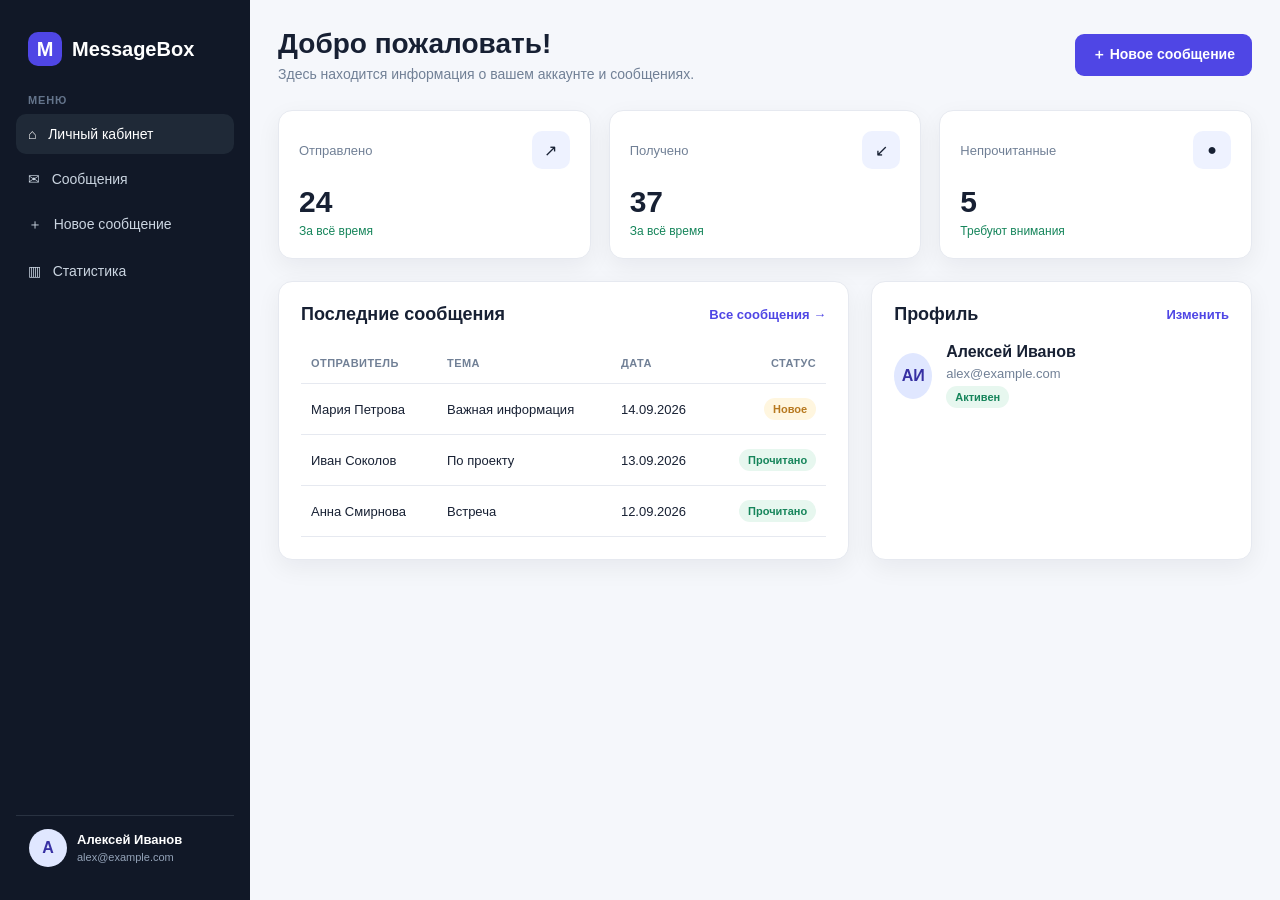
<file: message-cabinet/index.html>
<!DOCTYPE html>
<html lang="ru">
<head>
    <meta charset="UTF-8">
    <meta name="viewport" content="width=device-width, initial-scale=1.0">
    <title>Личный кабинет — Главная</title>
    <link rel="stylesheet" href="css/style.css">
</head>
<body>
<div class="app">
    <aside class="sidebar">
        <div class="logo"><div class="logo-mark">M</div> MessageBox</div>
        <div class="nav-title">Меню</div>
        <nav class="nav">
            <a class="active" href="index.html">⌂ &nbsp; Личный кабинет</a>
            <a href="messages.html">✉ &nbsp; Сообщения</a>
            <a href="send-message.html">＋ &nbsp; Новое сообщение</a>
            <a href="statistics.html">▥ &nbsp; Статистика</a>
        </nav>
        <div class="user-mini">
            <div class="avatar">А</div>
            <div><strong>Алексей Иванов</strong><span>alex@example.com</span></div>
        </div>
    </aside>

    <main class="main">
        <header class="header">
            <div>
                <h1>Добро пожаловать!</h1>
                <p>Здесь находится информация о вашем аккаунте и сообщениях.</p>
            </div>
            <a class="btn" href="send-message.html">＋ Новое сообщение</a>
        </header>

        <section class="stats">
            <div class="card stat">
                <div class="stat-top"><span class="stat-label">Отправлено</span><div class="stat-icon">↗</div></div>
                <div class="stat-value">24</div>
                <div class="stat-note">За всё время</div>
            </div>
            <div class="card stat">
                <div class="stat-top"><span class="stat-label">Получено</span><div class="stat-icon">↙</div></div>
                <div class="stat-value">37</div>
                <div class="stat-note">За всё время</div>
            </div>
            <div class="card stat">
                <div class="stat-top"><span class="stat-label">Непрочитанные</span><div class="stat-icon">●</div></div>
                <div class="stat-value">5</div>
                <div class="stat-note">Требуют внимания</div>
            </div>
        </section>

        <div class="content-grid">
            <section class="card section">
                <div class="section-header">
                    <h2>Последние сообщения</h2>
                    <a href="messages.html">Все сообщения →</a>
                </div>
                <div class="table-wrap">
                    <table>
                        <thead><tr><th>Отправитель</th><th>Тема</th><th>Дата</th><th>Статус</th></tr></thead>
                        <tbody>
                        <tr><td>Мария Петрова</td><td>Важная информация</td><td>14.09.2026</td><td><span class="badge warning">Новое</span></td></tr>
                        <tr><td>Иван Соколов</td><td>По проекту</td><td>13.09.2026</td><td><span class="badge success">Прочитано</span></td></tr>
                        <tr><td>Анна Смирнова</td><td>Встреча</td><td>12.09.2026</td><td><span class="badge success">Прочитано</span></td></tr>
                        </tbody>
                    </table>
                </div>
            </section>

            <section class="card section">
                <div class="section-header"><h2>Профиль</h2><a href="#">Изменить</a></div>
                <div class="profile">
                    <div class="avatar">АИ</div>
                    <div>
                        <strong>Алексей Иванов</strong>
                        <p style="color:var(--muted);font-size:13px;margin:5px 0;">alex@example.com</p>
                        <span class="badge success">Активен</span>
                    </div>
                </div>
            </section>
        </div>
    </main>
</div>
</body>
</html>
</file>
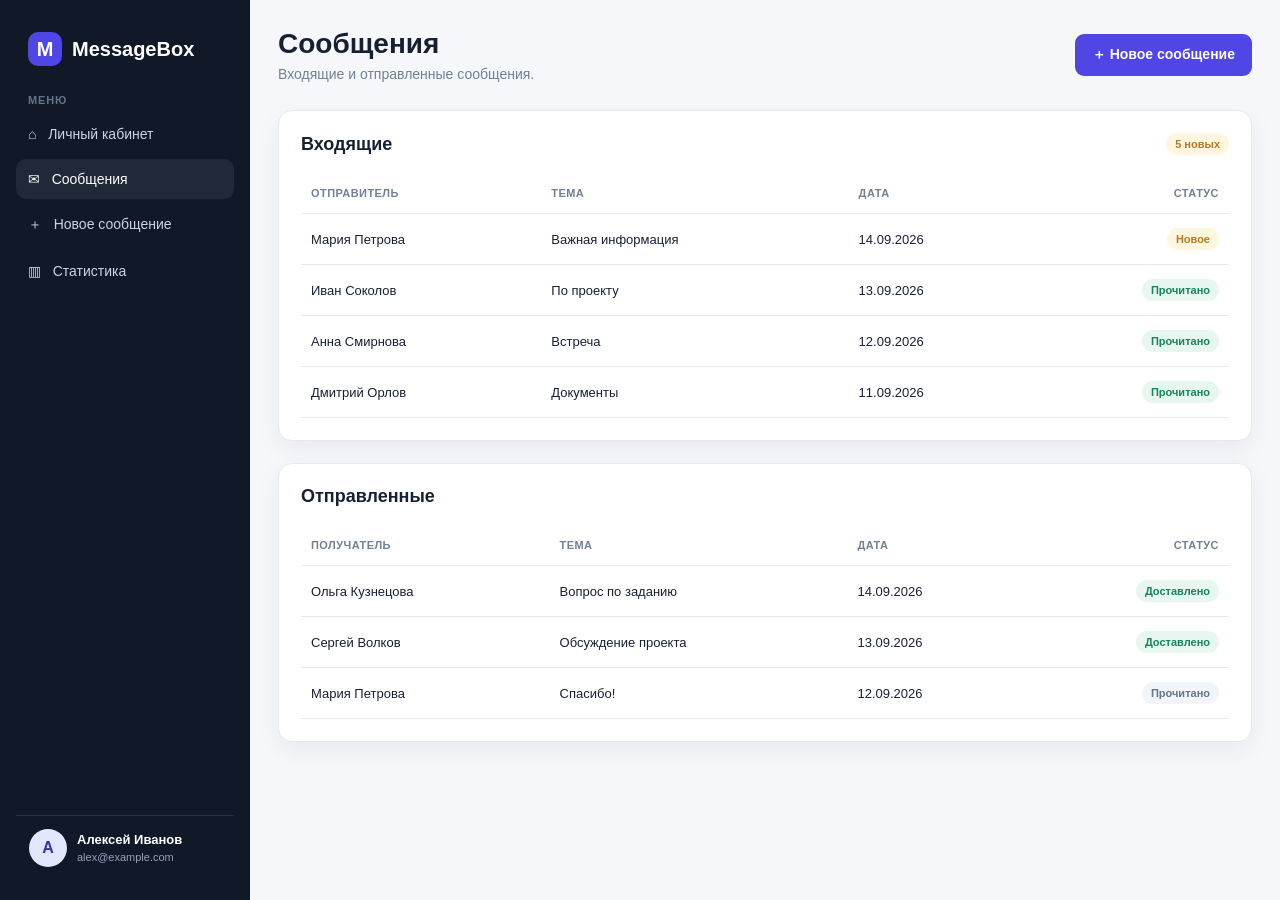
<file: message-cabinet/messages.html>
<!DOCTYPE html>
<html lang="ru">
<head>
    <meta charset="UTF-8">
    <meta name="viewport" content="width=device-width, initial-scale=1.0">
    <title>Сообщения — MessageBox</title>
    <link rel="stylesheet" href="css/style.css">
</head>
<body>
<div class="app">
    <aside class="sidebar">
        <div class="logo"><div class="logo-mark">M</div> MessageBox</div>
        <div class="nav-title">Меню</div>
        <nav class="nav">
            <a href="index.html">⌂ &nbsp; Личный кабинет</a>
            <a class="active" href="messages.html">✉ &nbsp; Сообщения</a>
            <a href="send-message.html">＋ &nbsp; Новое сообщение</a>
            <a href="statistics.html">▥ &nbsp; Статистика</a>
        </nav>
        <div class="user-mini"><div class="avatar">А</div><div><strong>Алексей Иванов</strong><span>alex@example.com</span></div></div>
    </aside>

    <main class="main">
        <header class="header">
            <div><h1>Сообщения</h1><p>Входящие и отправленные сообщения.</p></div>
            <a class="btn" href="send-message.html">＋ Новое сообщение</a>
        </header>

        <section class="card section">
            <div class="section-header">
                <h2>Входящие</h2>
                <span class="badge warning">5 новых</span>
            </div>
            <div class="table-wrap">
                <table>
                    <thead><tr><th>Отправитель</th><th>Тема</th><th>Дата</th><th>Статус</th></tr></thead>
                    <tbody>
                    <tr><td>Мария Петрова</td><td>Важная информация</td><td>14.09.2026</td><td><span class="badge warning">Новое</span></td></tr>
                    <tr><td>Иван Соколов</td><td>По проекту</td><td>13.09.2026</td><td><span class="badge success">Прочитано</span></td></tr>
                    <tr><td>Анна Смирнова</td><td>Встреча</td><td>12.09.2026</td><td><span class="badge success">Прочитано</span></td></tr>
                    <tr><td>Дмитрий Орлов</td><td>Документы</td><td>11.09.2026</td><td><span class="badge success">Прочитано</span></td></tr>
                    </tbody>
                </table>
            </div>
        </section>

        <section class="card section" style="margin-top:22px;">
            <div class="section-header"><h2>Отправленные</h2></div>
            <div class="table-wrap">
                <table>
                    <thead><tr><th>Получатель</th><th>Тема</th><th>Дата</th><th>Статус</th></tr></thead>
                    <tbody>
                    <tr><td>Ольга Кузнецова</td><td>Вопрос по заданию</td><td>14.09.2026</td><td><span class="badge success">Доставлено</span></td></tr>
                    <tr><td>Сергей Волков</td><td>Обсуждение проекта</td><td>13.09.2026</td><td><span class="badge success">Доставлено</span></td></tr>
                    <tr><td>Мария Петрова</td><td>Спасибо!</td><td>12.09.2026</td><td><span class="badge gray">Прочитано</span></td></tr>
                    </tbody>
                </table>
            </div>
        </section>
    </main>
</div>
</body>
</html>
</file>
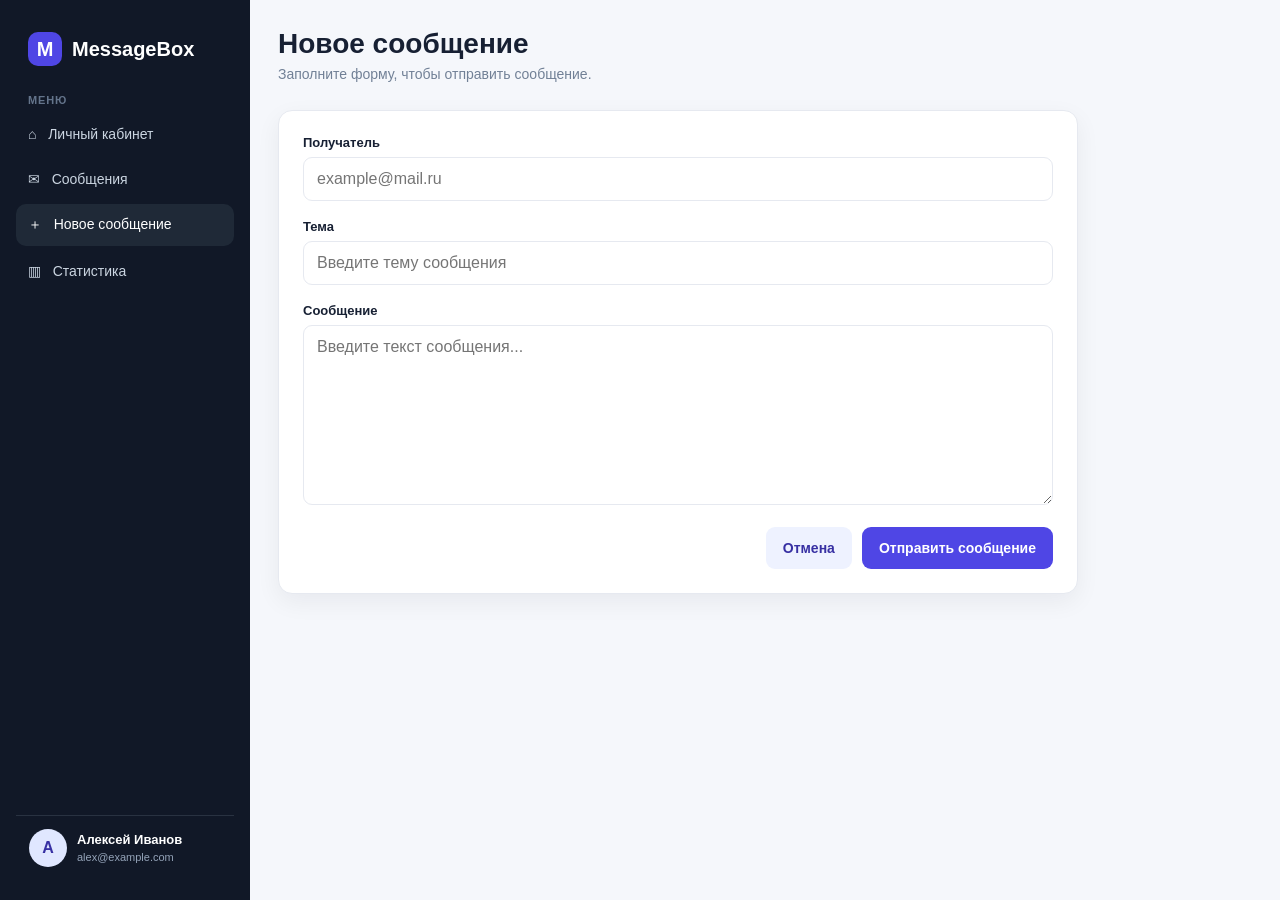
<file: message-cabinet/send-message.html>
<!DOCTYPE html>
<html lang="ru">
<head>
    <meta charset="UTF-8">
    <meta name="viewport" content="width=device-width, initial-scale=1.0">
    <title>Новое сообщение — MessageBox</title>
    <link rel="stylesheet" href="css/style.css">
</head>
<body>
<div class="app">
    <aside class="sidebar">
        <div class="logo"><div class="logo-mark">M</div> MessageBox</div>
        <div class="nav-title">Меню</div>
        <nav class="nav">
            <a href="index.html">⌂ &nbsp; Личный кабинет</a>
            <a href="messages.html">✉ &nbsp; Сообщения</a>
            <a class="active" href="send-message.html">＋ &nbsp; Новое сообщение</a>
            <a href="statistics.html">▥ &nbsp; Статистика</a>
        </nav>
        <div class="user-mini"><div class="avatar">А</div><div><strong>Алексей Иванов</strong><span>alex@example.com</span></div></div>
    </aside>

    <main class="main">
        <header class="header">
            <div><h1>Новое сообщение</h1><p>Заполните форму, чтобы отправить сообщение.</p></div>
        </header>

        <section class="card form-card">
            <form action="#" method="post">
                <div class="form-group">
                    <label for="recipient">Получатель</label>
                    <input id="recipient" type="email" placeholder="example@mail.ru" required>
                </div>
                <div class="form-group">
                    <label for="subject">Тема</label>
                    <input id="subject" type="text" placeholder="Введите тему сообщения" required>
                </div>
                <div class="form-group">
                    <label for="message">Сообщение</label>
                    <textarea id="message" placeholder="Введите текст сообщения..." required></textarea>
                </div>
                <div class="form-actions">
                    <a class="btn btn-secondary" href="messages.html">Отмена</a>
                    <button class="btn" type="submit">Отправить сообщение</button>
                </div>
            </form>
        </section>
    </main>
</div>
</body>
</html>
</file>
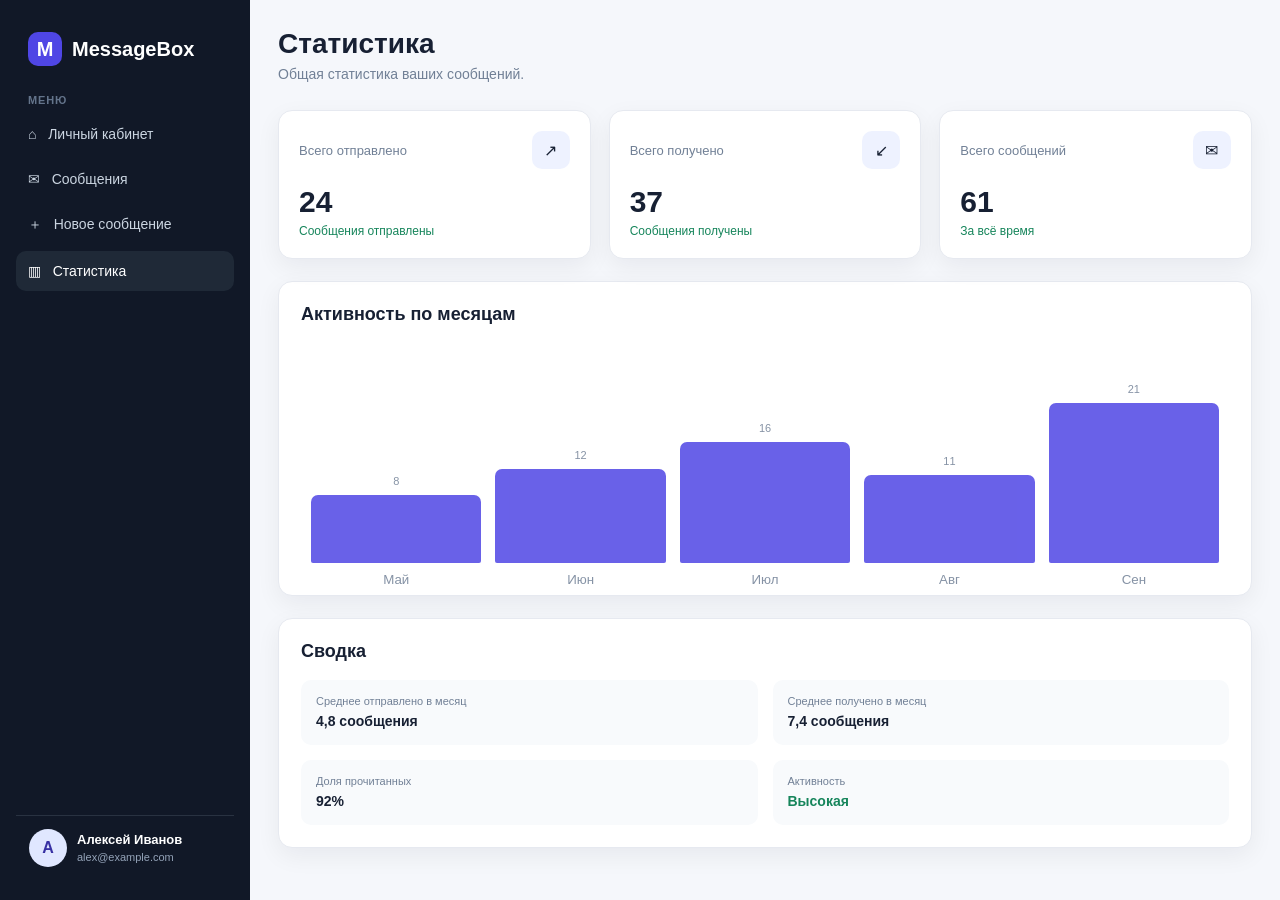
<file: message-cabinet/statistics.html>
<!DOCTYPE html>
<html lang="ru">
<head>
    <meta charset="UTF-8">
    <meta name="viewport" content="width=device-width, initial-scale=1.0">
    <title>Статистика — MessageBox</title>
    <link rel="stylesheet" href="css/style.css">
</head>
<body>
<div class="app">
    <aside class="sidebar">
        <div class="logo"><div class="logo-mark">M</div> MessageBox</div>
        <div class="nav-title">Меню</div>
        <nav class="nav">
            <a href="index.html">⌂ &nbsp; Личный кабинет</a>
            <a href="messages.html">✉ &nbsp; Сообщения</a>
            <a href="send-message.html">＋ &nbsp; Новое сообщение</a>
            <a class="active" href="statistics.html">▥ &nbsp; Статистика</a>
        </nav>
        <div class="user-mini"><div class="avatar">А</div><div><strong>Алексей Иванов</strong><span>alex@example.com</span></div></div>
    </aside>

    <main class="main">
        <header class="header">
            <div><h1>Статистика</h1><p>Общая статистика ваших сообщений.</p></div>
        </header>

        <section class="stats">
            <div class="card stat"><div class="stat-top"><span class="stat-label">Всего отправлено</span><div class="stat-icon">↗</div></div><div class="stat-value">24</div><div class="stat-note">Сообщения отправлены</div></div>
            <div class="card stat"><div class="stat-top"><span class="stat-label">Всего получено</span><div class="stat-icon">↙</div></div><div class="stat-value">37</div><div class="stat-note">Сообщения получены</div></div>
            <div class="card stat"><div class="stat-top"><span class="stat-label">Всего сообщений</span><div class="stat-icon">✉</div></div><div class="stat-value">61</div><div class="stat-note">За всё время</div></div>
        </section>

        <section class="card section">
            <div class="section-header"><h2>Активность по месяцам</h2></div>
            <div class="chart">
                <div class="bar" style="height:35%"><span>8</span><small>Май</small></div>
                <div class="bar" style="height:48%"><span>12</span><small>Июн</small></div>
                <div class="bar" style="height:62%"><span>16</span><small>Июл</small></div>
                <div class="bar" style="height:45%"><span>11</span><small>Авг</small></div>
                <div class="bar" style="height:82%"><span>21</span><small>Сен</small></div>
            </div>
        </section>

        <section class="card section" style="margin-top:22px;">
            <div class="section-header"><h2>Сводка</h2></div>
            <div class="info-list">
                <div class="info-item"><span>Среднее отправлено в месяц</span><strong>4,8 сообщения</strong></div>
                <div class="info-item"><span>Среднее получено в месяц</span><strong>7,4 сообщения</strong></div>
                <div class="info-item"><span>Доля прочитанных</span><strong>92%</strong></div>
                <div class="info-item"><span>Активность</span><strong style="color:var(--success)">Высокая</strong></div>
            </div>
        </section>
    </main>
</div>
</body>
</html>
</file>
<file: message-cabinet/css/style.css>
:root {
    --primary: #4f46e5;
    --primary-dark: #3730a3;
    --bg: #f5f7fb;
    --card: #ffffff;
    --text: #172033;
    --muted: #718096;
    --border: #e6e9f0;
    --success: #16855b;
    --warning: #b7791f;
    --danger: #c53030;
    --sidebar: #111827;
    --sidebar-text: #cbd5e1;
    --radius: 14px;
    --shadow: 0 8px 25px rgba(15, 23, 42, .06);
}

* { box-sizing: border-box; }

body {
    margin: 0;
    font-family: Inter, Arial, sans-serif;
    background: var(--bg);
    color: var(--text);
}

a { color: inherit; text-decoration: none; }

.app {
    min-height: 100vh;
    display: flex;
}

.sidebar {
    width: 250px;
    min-height: 100vh;
    background: var(--sidebar);
    color: white;
    padding: 24px 16px;
    position: fixed;
    left: 0;
    top: 0;
}

.logo {
    display: flex;
    align-items: center;
    gap: 10px;
    padding: 8px 12px 28px;
    font-size: 20px;
    font-weight: 700;
}

.logo-mark {
    width: 34px;
    height: 34px;
    border-radius: 10px;
    display: grid;
    place-items: center;
    background: var(--primary);
}

.nav-title {
    color: #64748b;
    text-transform: uppercase;
    font-size: 11px;
    font-weight: 700;
    padding: 0 12px 8px;
    letter-spacing: .08em;
}

.nav {
    display: grid;
    gap: 5px;
}

.nav a {
    display: flex;
    align-items: center;
    gap: 11px;
    padding: 12px;
    border-radius: 10px;
    color: var(--sidebar-text);
    font-size: 14px;
    transition: .2s;
}

.nav a:hover,
.nav a.active {
    background: #1f2937;
    color: white;
}

.user-mini {
    position: absolute;
    left: 16px;
    right: 16px;
    bottom: 20px;
    padding: 13px;
    border-top: 1px solid #293241;
    display: flex;
    gap: 10px;
    align-items: center;
}

.avatar {
    width: 38px;
    height: 38px;
    flex: 0 0 38px;
    border-radius: 50%;
    display: grid;
    place-items: center;
    background: #e0e7ff;
    color: var(--primary-dark);
    font-weight: 700;
}

.user-mini strong { display: block; font-size: 13px; }
.user-mini span { color: #94a3b8; font-size: 11px; }

.main {
    margin-left: 250px;
    width: calc(100% - 250px);
    padding: 28px;
}

.header {
    display: flex;
    justify-content: space-between;
    align-items: center;
    margin-bottom: 28px;
    gap: 20px;
}

.header h1 {
    margin: 0 0 6px;
    font-size: 28px;
}

.header p {
    margin: 0;
    color: var(--muted);
    font-size: 14px;
}

.card {
    background: var(--card);
    border: 1px solid var(--border);
    border-radius: var(--radius);
    box-shadow: var(--shadow);
}

.profile {
    display: flex;
    align-items: center;
    gap: 14px;
}

.profile .avatar {
    width: 46px;
    height: 46px;
}

.btn {
    display: inline-flex;
    justify-content: center;
    align-items: center;
    min-height: 42px;
    padding: 0 17px;
    border: 0;
    border-radius: 9px;
    background: var(--primary);
    color: white;
    font-weight: 600;
    cursor: pointer;
    font-size: 14px;
}

.btn:hover { background: var(--primary-dark); }

.btn-secondary {
    background: #eef2ff;
    color: var(--primary-dark);
}

.btn-secondary:hover { background: #e0e7ff; }

.stats {
    display: grid;
    grid-template-columns: repeat(3, 1fr);
    gap: 18px;
    margin-bottom: 22px;
}

.stat {
    padding: 20px;
}

.stat-top {
    display: flex;
    justify-content: space-between;
    align-items: center;
    margin-bottom: 16px;
}

.stat-label {
    color: var(--muted);
    font-size: 13px;
}

.stat-icon {
    width: 38px;
    height: 38px;
    border-radius: 10px;
    display: grid;
    place-items: center;
    background: #eef2ff;
}

.stat-value {
    font-size: 30px;
    font-weight: 750;
}

.stat-note {
    color: var(--success);
    font-size: 12px;
    margin-top: 5px;
}

.content-grid {
    display: grid;
    grid-template-columns: 1.5fr 1fr;
    gap: 22px;
}

.section {
    padding: 22px;
}

.section-header {
    display: flex;
    justify-content: space-between;
    align-items: center;
    gap: 15px;
    margin-bottom: 18px;
}

.section h2 {
    margin: 0;
    font-size: 18px;
}

.section-header a {
    color: var(--primary);
    font-size: 13px;
    font-weight: 600;
}

.table-wrap { overflow-x: auto; }

table {
    width: 100%;
    border-collapse: collapse;
}

th, td {
    text-align: left;
    padding: 14px 10px;
    border-bottom: 1px solid var(--border);
    font-size: 13px;
    white-space: nowrap;
}

th {
    color: var(--muted);
    font-size: 11px;
    text-transform: uppercase;
    letter-spacing: .04em;
}

td:last-child, th:last-child { text-align: right; }

.badge {
    display: inline-block;
    padding: 5px 9px;
    border-radius: 20px;
    font-size: 11px;
    font-weight: 600;
}

.badge.success { background: #e7f7ef; color: var(--success); }
.badge.warning { background: #fff6df; color: var(--warning); }
.badge.gray { background: #f1f5f9; color: #64748b; }

.form-card {
    max-width: 800px;
    padding: 24px;
}

.form-group { margin-bottom: 18px; }

label {
    display: block;
    font-size: 13px;
    font-weight: 650;
    margin-bottom: 7px;
}

input, textarea, select {
    width: 100%;
    border: 1px solid var(--border);
    border-radius: 9px;
    padding: 12px 13px;
    font: inherit;
    color: var(--text);
    background: white;
    outline: none;
}

input:focus, textarea:focus, select:focus {
    border-color: var(--primary);
    box-shadow: 0 0 0 3px rgba(79, 70, 229, .10);
}

textarea {
    min-height: 180px;
    resize: vertical;
}

.form-actions {
    display: flex;
    gap: 10px;
    justify-content: flex-end;
}

.profile-card {
    padding: 24px;
    display: grid;
    grid-template-columns: auto 1fr;
    gap: 24px;
    align-items: start;
}

.profile-card .avatar {
    width: 90px;
    height: 90px;
    font-size: 25px;
}

.info-list {
    display: grid;
    grid-template-columns: repeat(2, 1fr);
    gap: 15px;
}

.info-item {
    padding: 15px;
    background: #f8fafc;
    border-radius: 10px;
}

.info-item span {
    display: block;
    color: var(--muted);
    font-size: 11px;
    margin-bottom: 5px;
}

.info-item strong { font-size: 14px; }

.chart {
    height: 230px;
    display: flex;
    align-items: flex-end;
    gap: 14px;
    padding: 25px 10px 10px;
}

.bar {
    flex: 1;
    background: var(--primary);
    opacity: .85;
    border-radius: 7px 7px 2px 2px;
    position: relative;
    min-width: 25px;
}

.bar span {
    position: absolute;
    top: -20px;
    width: 100%;
    text-align: center;
    font-size: 11px;
    color: var(--muted);
}

.bar small {
    position: absolute;
    bottom: -24px;
    width: 100%;
    text-align: center;
    color: var(--muted);
}

@media (max-width: 900px) {
    .content-grid { grid-template-columns: 1fr; }
    .stats { grid-template-columns: 1fr; }
}

@media (max-width: 680px) {
    .sidebar {
        position: static;
        width: 100%;
        min-height: auto;
    }

    .app { display: block; }
    .main {
        margin-left: 0;
        width: 100%;
        padding: 18px;
    }

    .user-mini { display: none; }
    .header { align-items: flex-start; flex-direction: column; }
    .profile-card { grid-template-columns: 1fr; }
    .info-list { grid-template-columns: 1fr; }
}
</file>
